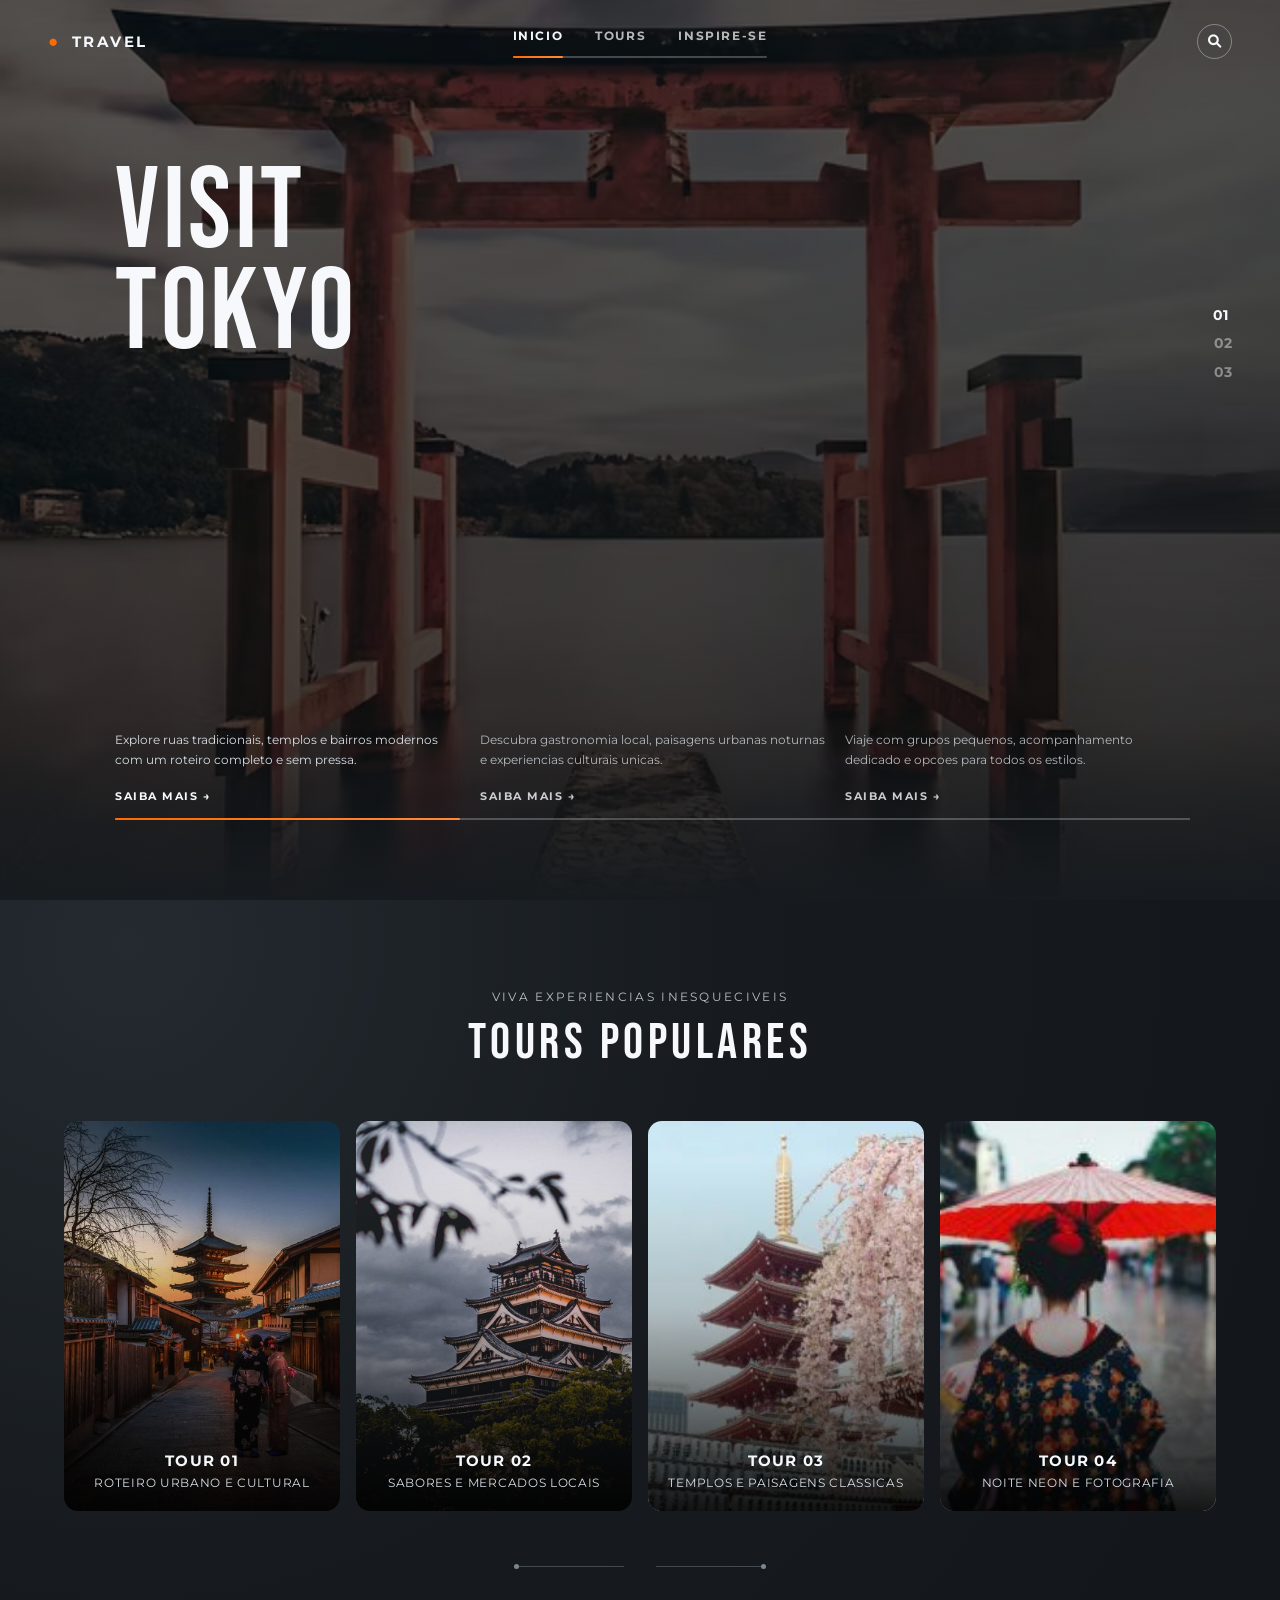
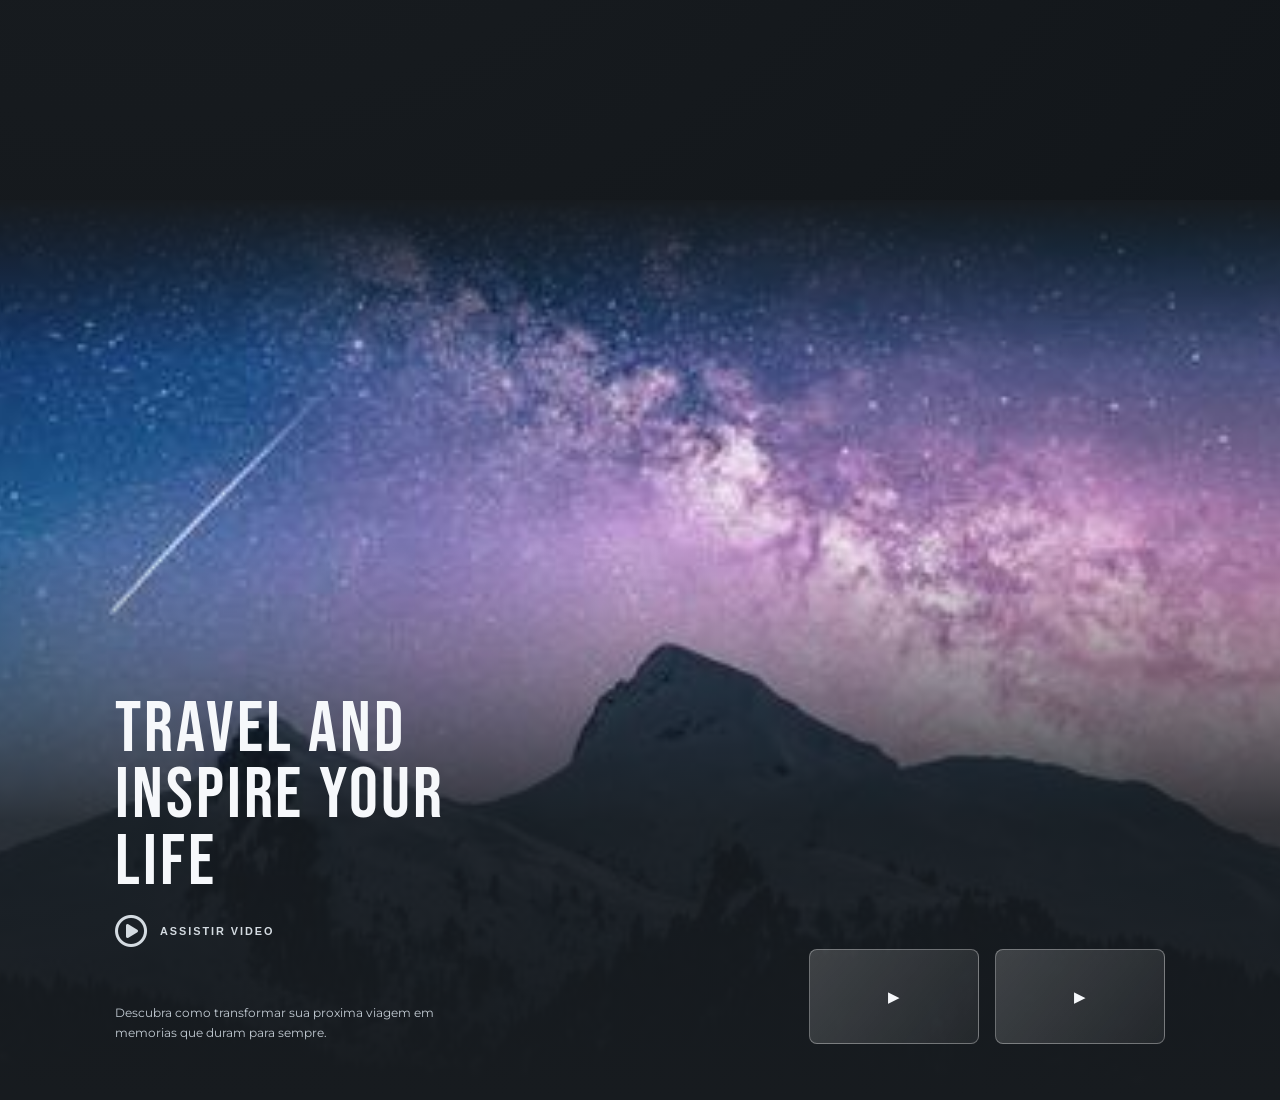
<file: index.html>
<!DOCTYPE html>
<html lang="pt-br">

<head>
  <meta charset="UTF-8">
  <meta name="viewport" content="width=device-width, initial-scale=1.0">
  <meta name="description" content="Landing page de turismo com tours no Japao e experiencia visual imersiva.">
  <title>Travel Tokyo | Landing Page</title>
  <link rel="stylesheet" href="css/style.css">
  <link rel="stylesheet" href="https://cdnjs.cloudflare.com/ajax/libs/font-awesome/6.0.0/css/all.min.css">
  <script src="js/script.js" defer></script>
</head>

<body>
  <main>

    <section id="hero" class="section-hero">
      <div class="overlay"></div>

      <header class="navbar">
        <div class="logo"><span class="dot">●</span> TRAVEL</div>

        <nav aria-label="Navegacao principal">
          <ul class="menu-list">
            <li><a href="#hero" class="active-link">Inicio</a></li>
            <li><a href="#tours">Tours</a></li>
            <li><a href="#inspiration">Inspire-se</a></li>
          </ul>
          <div class="nav-line-container">
            <div class="nav-line-active"></div>
          </div>
        </nav>

        <div class="search-icon">
          <button type="button" aria-label="Pesquisar destinos">
            <i class="fa-solid fa-magnifying-glass" aria-hidden="true"></i>
          </button>
        </div>
      </header>

      <div class="hero-content">
        <h1>VISIT<br>TOKYO</h1>
      </div>

      <div class="info-wrapper">
        <div class="info-columns">
          <div class="col">
            <p>Explore ruas tradicionais, templos e bairros modernos com um roteiro completo e sem pressa.
            </p>
            <a href="#tours" class="btn-more">Saiba mais →</a>
          </div>
          <div class="col">
            <p>Descubra gastronomia local, paisagens urbanas noturnas e experiencias culturais unicas.</p>
            <a href="#tours" class="btn-more">Saiba mais →</a>
          </div>
          <div class="col">
            <p>Viaje com grupos pequenos, acompanhamento dedicado e opcoes para todos os estilos.</p>
            <a href="#tours" class="btn-more">Saiba mais →</a>
          </div>
        </div>

        <div class="long-line-container">
          <div class="long-line-active"></div>
        </div>
      </div>

      <div class="side-nav">
        <a href="#hero" class="active" aria-label="Ir para inicio">01</a>
        <a href="#tours" aria-label="Ir para tours">02</a>
        <a href="#inspiration" aria-label="Ir para inspire-se">03</a>
      </div>

      <div class="fade-transition-bottom"></div>
    </section>


    <section id="tours" class="section-tours">
      <div class="content-container">

        <p class="section-subtitle">viva experiencias inesqueciveis</p>

        <h2 class="section-title">Tours populares</h2>

        <div class="tour-gallery">

          <div class="tour-card">
            <div class="tour-img-placeholder t1"></div>
            <div class="card-text-overlay">
              <h3>Tour 01</h3>
              <p class="tour-desc">Roteiro urbano e cultural</p>
            </div>
          </div>

          <div class="tour-card">
            <div class="tour-img-placeholder t2"></div>
            <div class="card-text-overlay">
              <h3>Tour 02</h3>
              <p class="tour-desc">Sabores e mercados locais</p>
            </div>
          </div>

          <div class="tour-card">
            <div class="tour-img-placeholder t3"></div>
            <div class="card-text-overlay">
              <h3>Tour 03</h3>
              <p class="tour-desc">Templos e paisagens classicas</p>
            </div>
          </div>

          <div class="tour-card">
            <div class="tour-img-placeholder t4"></div>
            <div class="card-text-overlay">
              <h3>Tour 04</h3>
              <p class="tour-desc">Noite neon e fotografia</p>
            </div>
          </div>
        </div>

        <div class="tour-indicators">
          <div class="line-indicator left-line"></div>
          <div class="line-indicator right-line"></div>
        </div>

      </div>
    </section>


    <section id="inspiration" class="section-inspiration">

      <div class="fade-transition-top"></div>

      <div class="overlay-gradient-bottom"></div>

      <div class="footer-content">
        <h2>TRAVEL AND<br>INSPIRE YOUR<br>LIFE</h2>

        <button class="play-container" type="button" aria-label="Assistir video de apresentacao">
          <i class="fa-regular fa-circle-play" aria-hidden="true"></i>
          <span>Assistir video</span>
        </button>
      </div>

      <div class="footer-desc">
        <p>Descubra como transformar sua proxima viagem em memorias que duram para sempre.</p>
      </div>

      <div class="footer-thumbnails">
        <button type="button" class="thumb" aria-label="Abrir video teaser 1"></button>
        <button type="button" class="thumb" aria-label="Abrir video teaser 2"></button>
      </div>

    </section>

  </main>
</body>

</html>
</file>
<file: css/style.css>
@import url('https://fonts.googleapis.com/css2?family=Bebas+Neue&family=Montserrat:wght@400;500;600;700&display=swap');

:root {
    --bg-dark: #171b1f;
    --bg-darker: #0f1316;
    --text-main: #f6f8fb;
    --text-muted: #b8c0c7;
    --line-soft: rgba(255, 255, 255, 0.24);
    --accent: #ff6a00;
    --accent-soft: #ff8a3c;
    --focus-ring: #ffd8b6;
    --radius-sm: 8px;
    --radius-md: 14px;
}

* {
    margin: 0;
    padding: 0;
    box-sizing: border-box;
}

html,
body {
    min-height: 100%;
    scroll-behavior: smooth;
}

body {
    font-family: 'Montserrat', sans-serif;
    background: var(--bg-darker);
    color: var(--text-main);
}

.clearfix {
    clear: both;
}

a,
button {
    transition: color 0.25s ease, border-color 0.25s ease, opacity 0.25s ease, transform 0.25s ease;
}

a:focus-visible,
button:focus-visible {
    outline: 2px solid var(--focus-ring);
    outline-offset: 2px;
}

.section-hero {
    width: 100%;
    min-height: 100svh;
    background-image: url('../imagens/portao-torii.avif');
    background-size: cover;
    background-position: center;
    position: relative;
    overflow: hidden;
}

.overlay {
    position: absolute;
    inset: 0;
    background: linear-gradient(160deg, rgba(8, 9, 10, 0.2), rgba(8, 9, 10, 0.6));
    z-index: 1;
}

.navbar {
    position: absolute;
    top: 0;
    left: 0;
    width: 100%;
    z-index: 10;
    display: grid;
    grid-template-columns: 1fr auto 1fr;
    align-items: center;
    padding: 1.5rem clamp(1rem, 4vw, 3rem);
}

.logo {
    justify-self: start;
    font-weight: 700;
    font-size: 0.95rem;
    letter-spacing: 0.18em;
    color: var(--text-main);
}

.logo .dot {
    color: var(--accent);
    font-size: 1.05rem;
    margin-right: 0.25rem;
}

nav {
    display: inline-block;
    min-width: min(100%, 520px);
}

nav ul {
    list-style: none;
    margin-bottom: 0.75rem;
    display: flex;
    justify-content: center;
    gap: clamp(1rem, 3vw, 2rem);
    flex-wrap: wrap;
}

nav ul li a {
    text-decoration: none;
    color: rgba(246, 248, 251, 0.72);
    font-size: 0.72rem;
    font-weight: 700;
    letter-spacing: 0.14em;
    text-transform: uppercase;
}

nav ul li a:hover,
nav ul li a.active-link {
    color: var(--text-main);
}

.nav-line-container {
    width: 100%;
    height: 2px;
    background: var(--line-soft);
    position: relative;
    border-radius: 100px;
}

.nav-line-active {
    width: 33.333%;
    height: 100%;
    background: linear-gradient(90deg, var(--accent), var(--accent-soft));
    position: absolute;
    left: 0;
    top: 0;
    border-radius: 100px;
    transition: left 0.35s ease, width 0.35s ease;
}

.search-icon {
    justify-self: end;
}

.search-icon button {
    border: 1px solid rgba(255, 255, 255, 0.35);
    width: 2.2rem;
    height: 2.2rem;
    border-radius: 50%;
    color: var(--text-main);
    background: transparent;
    cursor: pointer;
}

.search-icon button:hover {
    border-color: var(--accent-soft);
    color: var(--accent-soft);
}

.hero-content {
    position: absolute;
    top: clamp(7rem, 18vh, 12rem);
    left: clamp(1rem, 9vw, 10%);
    z-index: 5;
    color: var(--text-main);
}

.hero-content h1 {
    font-family: 'Bebas Neue', sans-serif;
    font-size: clamp(3.8rem, 12vw, 7.2rem);
    line-height: 0.88;
    letter-spacing: 0.03em;
    font-weight: 400;
    text-transform: uppercase;
}

.info-wrapper {
    position: absolute;
    bottom: clamp(5rem, 8vh, 8.5rem);
    left: clamp(1rem, 9vw, 10%);
    width: min(84%, 1100px);
    z-index: 5;
    color: var(--text-main);
}

.info-columns {
    display: grid;
    grid-template-columns: repeat(3, minmax(0, 1fr));
    gap: 1.25rem;
    margin-bottom: 0.9rem;
}

.col p {
    font-size: 0.78rem;
    color: #d6dde3;
    margin-bottom: 0.85rem;
    line-height: 1.65;
}

.col {
    opacity: 0.8;
    transition: opacity 0.25s ease;
}

.col.is-active {
    opacity: 1;
}

.btn-more {
    text-decoration: none;
    color: var(--text-main);
    font-size: 0.68rem;
    font-weight: 700;
    letter-spacing: 0.14em;
    text-transform: uppercase;
}

.btn-more:hover {
    color: var(--accent-soft);
}

.long-line-container {
    width: 100%;
    height: 2px;
    background-color: var(--line-soft);
    position: relative;
}

.long-line-active {
    width: 33.333%;
    height: 100%;
    background: linear-gradient(90deg, var(--accent), var(--accent-soft));
    position: absolute;
    left: 0;
    top: 0;
    border-radius: 100px;
    transition: left 0.35s ease, width 0.35s ease;
}

.side-nav {
    position: absolute;
    right: clamp(1rem, 4vw, 3rem);
    top: 34%;
    z-index: 10;
    text-align: right;
    display: flex;
    flex-direction: column;
    gap: 0.65rem;
}

.side-nav a {
    color: rgba(255, 255, 255, 0.42);
    text-decoration: none;
    font-weight: 700;
    font-size: 0.88rem;
}

.side-nav a.active,
.side-nav a:hover {
    color: var(--text-main);
    transform: translateX(-4px);
}

.section-tours {
    width: 100%;
    min-height: 100svh;
    background: radial-gradient(circle at 10% 5%, #242a30 0%, var(--bg-dark) 42%, #12161a 100%);
    padding: clamp(4.2rem, 10vh, 6.2rem) 1rem 5rem;
    position: relative;
    color: var(--text-main);
    text-align: center;
}

.content-container {
    max-width: 1200px;
    margin: 0 auto;
}

.section-subtitle {
    font-size: 0.72rem;
    color: var(--text-muted);
    margin-bottom: 0.55rem;
    text-transform: uppercase;
    letter-spacing: 0.2em;
}

.section-title {
    font-family: 'Bebas Neue', sans-serif;
    font-size: clamp(2rem, 6vw, 3.1rem);
    letter-spacing: 0.09em;
    text-transform: uppercase;
    margin-bottom: clamp(2rem, 5vw, 3rem);
    color: var(--text-main);
    font-weight: 400;
}

.tour-gallery {
    width: min(96%, 1180px);
    margin: 0 auto;
    display: grid;
    grid-template-columns: repeat(4, minmax(0, 1fr));
    gap: 1rem;
}

.tour-card {
    text-align: center;
    position: relative;
    overflow: hidden;
    height: clamp(230px, 40vw, 390px);
    cursor: pointer;
    border-radius: var(--radius-md);
    isolation: isolate;
}

.tour-img-placeholder {
    width: 100%;
    height: 100%;
    background-color: #2f343a;
    background-size: cover;
    background-position: center;
    transition: transform 0.65s ease;
}

.tour-img-placeholder::after {
    content: '';
    position: absolute;
    inset: 0;
    background: linear-gradient(to top, rgba(0, 0, 0, 0.9), rgba(0, 0, 0, 0.2) 52%, transparent 90%);
    z-index: 1;
}

.tour-card:hover .tour-img-placeholder {
    transform: scale(1.08);
}

.t1 {
    background-image: url('../imagens/Tours/img1.jpg');
}

.t2 {
    background-image: url('../imagens/Tours/img2.jpeg');
}

.t3 {
    background-image: url('../imagens/Tours/img3.webp');
}

.t4 {
    background-image: url('../imagens/Tours/img4.jpg');
}

.card-text-overlay {
    position: absolute;
    bottom: 1.3rem;
    left: 0;
    width: 100%;
    z-index: 2;
    text-align: center;
    padding: 0 0.7rem;
}

.tour-card h3 {
    font-size: 0.95rem;
    text-transform: uppercase;
    letter-spacing: 0.08em;
    color: var(--text-main);
    margin-bottom: 0.4rem;
    font-weight: 700;
}

.tour-desc {
    color: #d7dde3;
    font-size: 0.72rem;
    text-transform: uppercase;
    letter-spacing: 0.06em;
}

.tour-indicators {
    margin-top: 2.8rem;
    text-align: center;
}

.line-indicator {
    display: inline-block;
    width: 110px;
    height: 1px;
    background-color: #434a51;
    margin: 0 0.9rem;
    position: relative;
    vertical-align: middle;
}

.left-line::before,
.right-line::after {
    content: '';
    position: absolute;
    top: -2px;
    width: 5px;
    height: 5px;
    background-color: #7d858d;
    border-radius: 50%;
}

.left-line::before {
    left: 0;
}

.right-line::after {
    right: 0;
}

.section-inspiration {
    width: 100%;
    min-height: 100svh;
    background-image: url('../imagens/Montanha.jpg');
    background-size: cover;
    background-position: center bottom;
    position: relative;
}

.overlay-gradient-bottom {
    position: absolute;
    bottom: 0;
    left: 0;
    width: 100%;
    height: 62%;
    background: linear-gradient(to top, var(--bg-dark), rgba(23, 27, 31, 0.86), transparent);
    z-index: 1;
}

.footer-content {
    position: absolute;
    bottom: clamp(8rem, 17vh, 10rem);
    left: clamp(1rem, 9vw, 10%);
    z-index: 5;
    color: var(--text-main);
}

.footer-content h2 {
    font-family: 'Bebas Neue', sans-serif;
    font-size: clamp(2.4rem, 8vw, 4.5rem);
    text-transform: uppercase;
    line-height: 0.92;
    margin-bottom: 1.2rem;
    font-weight: 400;
    letter-spacing: 0.04em;
}

.play-container {
    border: 0;
    background: transparent;
    font-size: 0.9rem;
    color: #d4dbe1;
    cursor: pointer;
    display: inline-flex;
    align-items: center;
    gap: 0.8rem;
    padding: 0;
}

.play-container i {
    font-size: 2rem;
    transition: transform 0.35s ease;
}

.play-container:hover i {
    transform: scale(1.12);
    color: var(--text-main);
}

.play-container span {
    text-transform: uppercase;
    font-size: 0.68rem;
    letter-spacing: 0.18em;
    font-weight: 700;
}

.footer-desc {
    position: absolute;
    bottom: 3.5rem;
    left: clamp(1rem, 9vw, 10%);
    width: min(320px, 80vw);
    z-index: 5;
}

.footer-desc p {
    color: #c2cbd3;
    font-size: 0.78rem;
    line-height: 1.65;
}

.footer-thumbnails {
    position: absolute;
    bottom: 3.5rem;
    right: clamp(1rem, 9vw, 10%);
    z-index: 5;
    display: flex;
    gap: 1rem;
}

.thumb {
    width: clamp(120px, 18vw, 170px);
    height: clamp(72px, 10vw, 95px);
    background: linear-gradient(130deg, rgba(255, 255, 255, 0.18), rgba(255, 255, 255, 0.06));
    border: 1px solid rgba(255, 255, 255, 0.32);
    border-radius: var(--radius-sm);
    position: relative;
    cursor: pointer;
}

.thumb:hover {
    border-color: var(--text-main);
}

.thumb::after {
    content: '▶';
    position: absolute;
    top: 50%;
    left: 50%;
    transform: translate(-50%, -50%);
    color: var(--text-main);
    font-size: 0.95rem;
}

.fade-transition-bottom {
    position: absolute;
    bottom: 0;
    left: 0;
    width: 100%;
    height: 180px;
    background: linear-gradient(to bottom, transparent, var(--bg-dark));
    z-index: 2;
}

.fade-transition-top {
    position: absolute;
    top: 0;
    left: 0;
    width: 100%;
    height: 160px;
    background: linear-gradient(to bottom, var(--bg-dark), transparent);
    z-index: 2;
}

@media (max-width: 1024px) {
    .tour-gallery {
        grid-template-columns: repeat(2, minmax(0, 1fr));
    }

    .info-columns {
        grid-template-columns: 1fr;
        width: min(85vw, 440px);
    }

    .side-nav {
        top: auto;
        bottom: 10rem;
    }

    .footer-thumbnails {
        right: 1rem;
        bottom: 1.5rem;
    }

    .footer-desc {
        bottom: 1.5rem;
    }
}

@media (max-width: 760px) {
    .navbar {
        grid-template-columns: 1fr;
        justify-items: center;
        gap: 0.8rem;
    }

    .logo,
    .search-icon {
        justify-self: center;
    }

    nav {
        min-width: 100%;
    }

    nav ul {
        gap: 1rem;
    }

    .hero-content,
    .info-wrapper,
    .footer-content,
    .footer-desc {
        left: 1rem;
    }

    .hero-content {
        top: 9.5rem;
    }

    .info-wrapper {
        width: calc(100% - 2rem);
        bottom: 6rem;
    }

    .side-nav {
        display: none;
    }

    .tour-gallery {
        grid-template-columns: 1fr;
    }

    .section-inspiration {
        min-height: 840px;
    }

    .footer-content {
        bottom: 12.5rem;
    }

    .footer-thumbnails {
        left: 1rem;
        right: auto;
    }
}

@media (prefers-reduced-motion: reduce) {
    * {
        transition: none !important;
        animation: none !important;
        scroll-behavior: auto !important;
    }
}

.ui-toast {
    position: fixed;
    left: 50%;
    bottom: 1.2rem;
    transform: translateX(-50%) translateY(12px);
    background: rgba(10, 12, 14, 0.86);
    color: var(--text-main);
    border: 1px solid rgba(255, 255, 255, 0.2);
    border-radius: 999px;
    padding: 0.55rem 1rem;
    font-size: 0.75rem;
    letter-spacing: 0.04em;
    z-index: 60;
    opacity: 0;
    pointer-events: none;
    transition: opacity 0.25s ease, transform 0.25s ease;
}

.ui-toast.is-visible {
    opacity: 1;
    transform: translateX(-50%) translateY(0);
}
</file>
